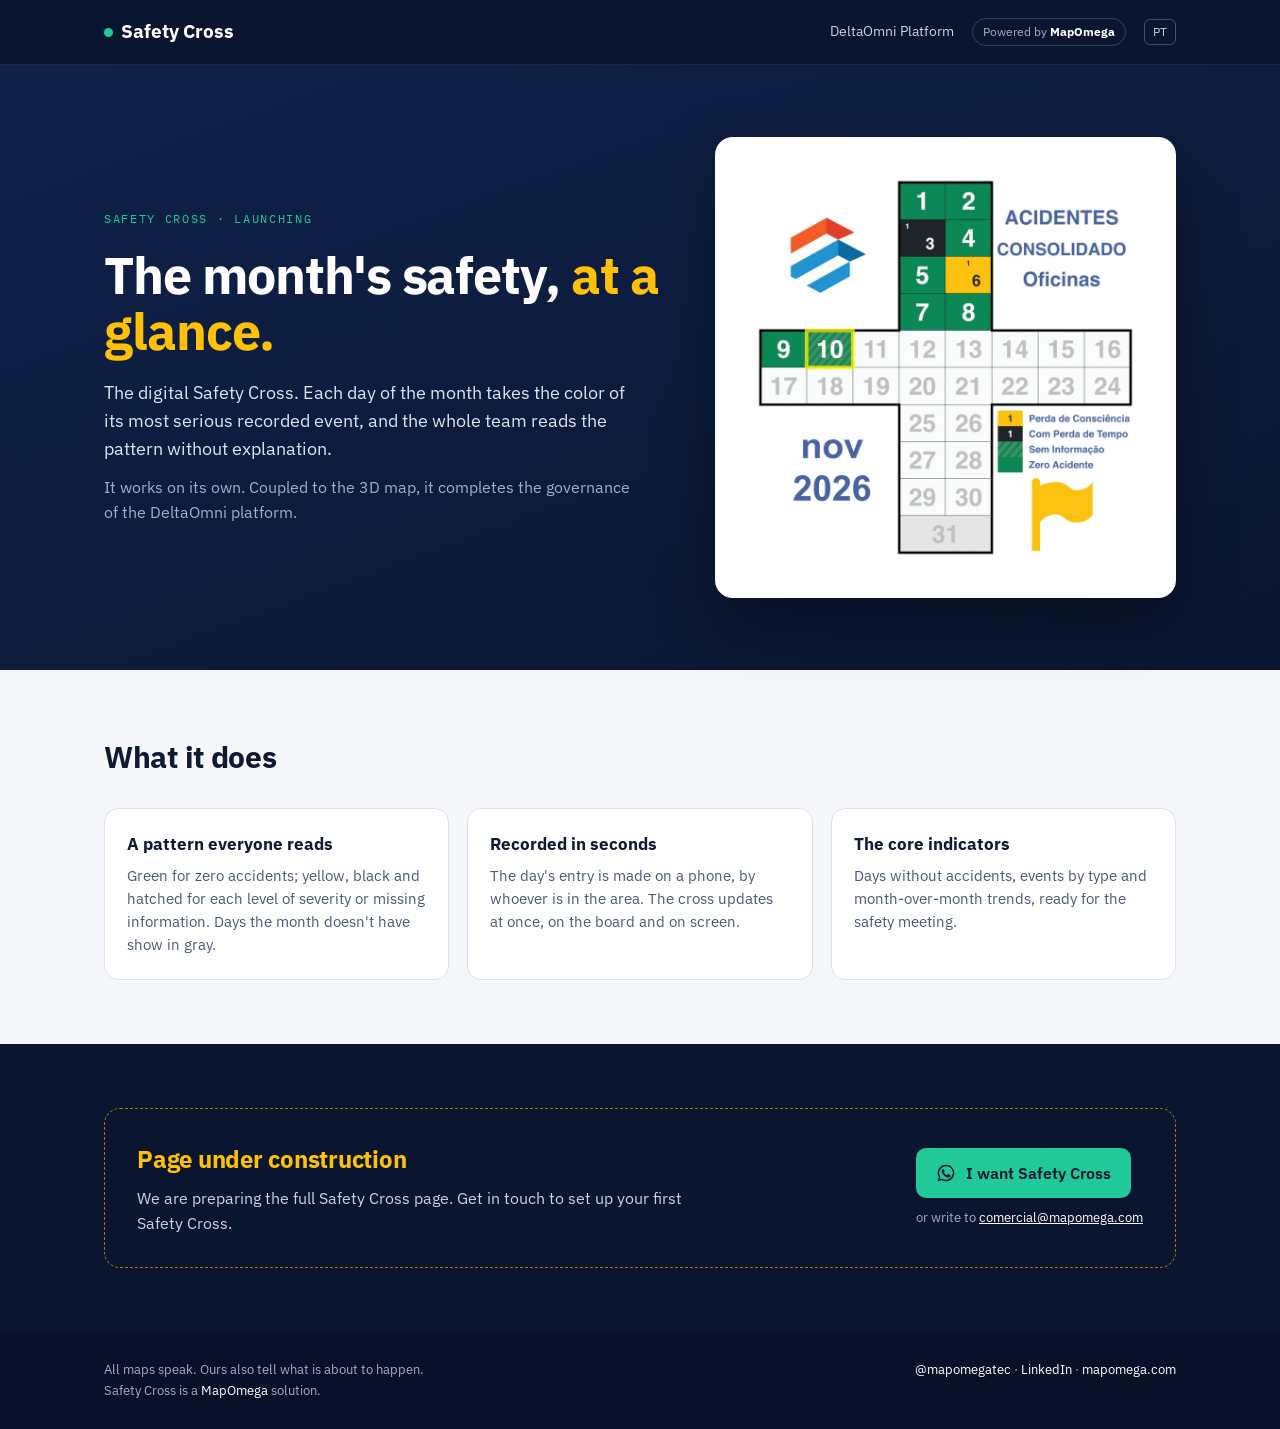
<file: safetycross.html>
<!DOCTYPE html>
<html lang="en">
<head>
    <!-- Google tag (gtag.js) -->
    <script async src="https://www.googletagmanager.com/gtag/js?id=G-E2DVHT4Y0T"></script>
    <script>
                window.dataLayer = window.dataLayer || [];
                function gtag() { dataLayer.push(arguments); }
                gtag('js', new Date());

                gtag('config', 'G-E2DVHT4Y0T');
    </script>
    <meta charset="UTF-8">
    <meta name="viewport" content="width=device-width, initial-scale=1.0">
    <script async src="https://www.googletagmanager.com/gtag/js?id=G-11J9C857FY"></script>
    <script>window.dataLayer=window.dataLayer||[];function gtag(){dataLayer.push(arguments);}gtag('js',new Date());gtag('config','G-11J9C857FY');</script>
    <title>Safety Cross — the month's safety at a glance</title>
    <meta name="description" content="Safety Cross, MapOmega's digital safety cross: each day of the month takes the color of its most serious recorded event. It works on its own and completes the governance of the DeltaOmni platform.">
    <link rel="canonical" href="https://deltaomni.com/safetycross.html">
    <link rel="alternate" hreflang="pt-BR" href="https://deltaomni.com/br/safetycross.html">
    <link rel="alternate" hreflang="en" href="https://deltaomni.com/safetycross.html">
    <meta property="og:type" content="website">
    <meta property="og:title" content="Safety Cross — the month's safety at a glance">
    <meta property="og:description" content="Safety Cross, MapOmega's digital safety cross: each day of the month takes the color of its most serious recorded event. It works on its own and completes the governance of the DeltaOmni platform.">
    <meta property="og:url" content="https://deltaomni.com/safetycross.html">
    <meta property="og:image" content="https://deltaomni.com/assets/safetycross-cruz.webp">
    <link rel="preconnect" href="https://fonts.googleapis.com">
    <link rel="preconnect" href="https://fonts.gstatic.com" crossorigin>
    <link href="https://fonts.googleapis.com/css2?family=IBM+Plex+Mono:wght@400;500&family=IBM+Plex+Sans:wght@400;500;600;700&display=swap" rel="stylesheet">
    <style>
        * {
            box-sizing: border-box;
            margin: 0;
            padding: 0
        }

        body {
            font-family: 'IBM Plex Sans',system-ui,sans-serif;
            color: #0F1B33;
            background: #F5F7FB;
            line-height: 1.55
        }

        a {
            color: inherit
        }

        .wrap {
            max-width: 1120px;
            margin: 0 auto;
            padding: 0 24px
        }

        header.top {
            background: #0A1630;
            color: #fff;
            position: sticky;
            top: 0;
            z-index: 10;
            border-bottom: 1px solid rgba(255,255,255,.08)
        }

            header.top .wrap {
                display: flex;
                align-items: center;
                justify-content: space-between;
                height: 64px;
                gap: 16px
            }

        .brand {
            font-weight: 700;
            font-size: 19px;
            text-decoration: none;
            white-space: nowrap;
            display: flex;
            align-items: center;
            gap: 8px
        }

            .brand i {
                width: 9px;
                height: 9px;
                border-radius: 50%;
                background: #20C997;
                display: inline-block
            }

        nav {
            display: flex;
            align-items: center;
            gap: 18px;
            font-size: 14px
        }

            nav a {
                text-decoration: none;
                color: #C9D3E6
            }

        .powered {
            font-size: 12px;
            color: #9FB0CC;
            border: 1px solid rgba(255,255,255,.18);
            border-radius: 999px;
            padding: 4px 10px;
            white-space: nowrap
        }

            .powered b {
                color: #fff
            }

        .lang {
            border: 1px solid rgba(255,255,255,.25);
            border-radius: 6px;
            padding: 3px 8px;
            font-size: 12px
        }

        .hero {
            background: linear-gradient(160deg,#10224A,#0A1630);
            color: #fff;
            padding: 72px 0
        }

            .hero .wrap {
                display: grid;
                grid-template-columns: 1.1fr .9fr;
                gap: 48px;
                align-items: center
            }

        .kick {
            font-family: 'IBM Plex Mono',monospace;
            font-size: 12px;
            letter-spacing: .14em;
            text-transform: uppercase;
            color: #20C997;
            margin-bottom: 18px
        }

        h1 {
            font-size: clamp(34px,5vw,52px);
            line-height: 1.08;
            letter-spacing: -.02em
        }

            h1 em {
                font-style: normal;
                color: #FFC107
            }

        .hero p {
            margin-top: 20px;
            font-size: 18px;
            color: #DDE4F0;
            max-width: 540px
        }

            .hero p.s2 {
                font-size: 16px;
                color: #9FB0CC;
                margin-top: 12px
            }

        .cross {
            background: #fff;
            border-radius: 18px;
            padding: 18px;
            box-shadow: 0 24px 60px rgba(0,0,0,.35)
        }

            .cross img {
                width: 100%;
                display: block
            }

        section {
            padding: 64px 0
        }

        h2 {
            font-size: 30px;
            letter-spacing: -.01em;
            margin-bottom: 28px
        }

        .grid {
            display: grid;
            grid-template-columns: repeat(3,1fr);
            gap: 18px
        }

        .it {
            background: #fff;
            border: 1px solid #DCE3EE;
            border-radius: 14px;
            padding: 22px
        }

            .it h3 {
                font-size: 17px;
                margin-bottom: 6px
            }

            .it p {
                font-size: 15px;
                color: #4A5873
            }

        .build {
            background: #0A1630;
            color: #fff
        }

            .build .box {
                border: 1px dashed rgba(255,193,7,.6);
                border-radius: 16px;
                padding: 32px;
                display: flex;
                justify-content: space-between;
                align-items: center;
                gap: 24px;
                flex-wrap: wrap
            }

            .build h2 {
                margin-bottom: 8px;
                color: #FFC107;
                font-size: 24px
            }

            .build p {
                color: #C9D3E6;
                max-width: 560px
            }

        .btn {
            display: inline-flex;
            align-items: center;
            gap: 10px;
            background: #20C997;
            color: #0A1630;
            font-weight: 600;
            text-decoration: none;
            border-radius: 10px;
            padding: 13px 20px
        }

            .btn svg {
                width: 20px;
                height: 20px
            }

        .mail {
            display: block;
            margin-top: 10px;
            font-size: 13px;
            color: #9FB0CC
        }

            .mail a {
                color: #fff
            }

        footer {
            background: #081127;
            color: #9FB0CC;
            font-size: 13px;
            padding: 28px 0
        }

            footer .wrap {
                display: flex;
                justify-content: space-between;
                gap: 16px;
                flex-wrap: wrap
            }

            footer a {
                color: #fff;
                text-decoration: none
            }

        @media(max-width:820px) {
            .hero .wrap {
                grid-template-columns: 1fr
            }

            .grid {
                grid-template-columns: 1fr
            }

            .hide-sm {
                display: none
            }
        }
    </style>
</head>
<body>
<header class="top"><div class="wrap">
  <a class="brand" href="safetycross.html" aria-label="Safety Cross"><i></i>Safety Cross</a>
  <nav aria-label="Principal">
    <a class="hide-sm" href="/">DeltaOmni Platform</a>
    <a class="powered" href="https://mapomega.com/">Powered by <b>MapOmega</b></a>
    <a class="lang" href="https://deltaomni.com/br/safetycross.html" hreflang="pt-BR">PT</a>
  </nav>
</div></header>
<main>
<section class="hero"><div class="wrap">
  <div>
    <div class="kick">Safety Cross · Launching</div>
    <h1>The month's safety, <em>at a glance.</em></h1>
    <p>The digital Safety Cross. Each day of the month takes the color of its most serious recorded event, and the whole team reads the pattern without explanation.</p>
    <p class="s2">It works on its own. Coupled to the 3D map, it completes the governance of the DeltaOmni platform.</p>
  </div>
  <div class="cross"><img src="assets/safetycross-cruz.webp" alt="Safety Cross: accidents of the month, day by day"></div>
</div></section>
<section><div class="wrap">
  <h2>What it does</h2>
  <div class="grid"><div class="it"><h3>A pattern everyone reads</h3><p>Green for zero accidents; yellow, black and hatched for each level of severity or missing information. Days the month doesn't have show in gray.</p></div><div class="it"><h3>Recorded in seconds</h3><p>The day's entry is made on a phone, by whoever is in the area. The cross updates at once, on the board and on screen.</p></div><div class="it"><h3>The core indicators</h3><p>Days without accidents, events by type and month-over-month trends, ready for the safety meeting.</p></div></div>
</div></section>
<section class="build"><div class="wrap"><div class="box">
  <div><h2>Page under construction</h2><p>We are preparing the full Safety Cross page. Get in touch to set up your first Safety Cross.</p></div>
  <div><a class="btn" href="https://wa.me/5521996485172?text=Hi%21%20I%20would%20like%20to%20know%20more%20about%20Safety%20Cross." target="_blank" rel="noopener"><svg viewBox="0 0 24 24" fill="currentColor" aria-hidden="true"><path d="M12 2a10 10 0 0 0-8.6 15.1L2 22l5-1.3A10 10 0 1 0 12 2zm0 18.2a8.2 8.2 0 0 1-4.2-1.2l-.3-.2-3 .8.8-2.9-.2-.3A8.2 8.2 0 1 1 12 20.2zm4.5-6.1c-.2-.1-1.5-.7-1.7-.8s-.4-.1-.6.1-.7.8-.8 1-.3.2-.5.1a6.7 6.7 0 0 1-3.3-2.9c-.3-.4.3-.4.7-1.4.1-.2 0-.3 0-.4l-.8-1.8c-.2-.5-.4-.4-.6-.4h-.5a1 1 0 0 0-.7.3 3 3 0 0 0-.9 2.2 5.2 5.2 0 0 0 1.1 2.7 11.8 11.8 0 0 0 4.5 4c1.7.7 2.3.8 3.1.6a2.7 2.7 0 0 0 1.8-1.2 2.2 2.2 0 0 0 .1-1.2c0-.1-.2-.2-.5-.3z"/></svg><span>I want Safety Cross</span></a>
  <span class="mail">or write to <a href="mailto:comercial@mapomega.com">comercial@mapomega.com</a></span></div>
</div></div></section>
</main>
<footer><div class="wrap">
  <span>All maps speak. Ours also tell what is about to happen.<br>Safety Cross is a <a href="https://mapomega.com/">MapOmega</a> solution.</span>
  <span><a href="https://www.instagram.com/mapomegatec/">@mapomegatec</a> · <a href="https://www.linkedin.com/company/mapomegainc/">LinkedIn</a> · <a href="https://mapomega.com/">mapomega.com</a></span>
</div></footer>
</body>
</html>
</file>
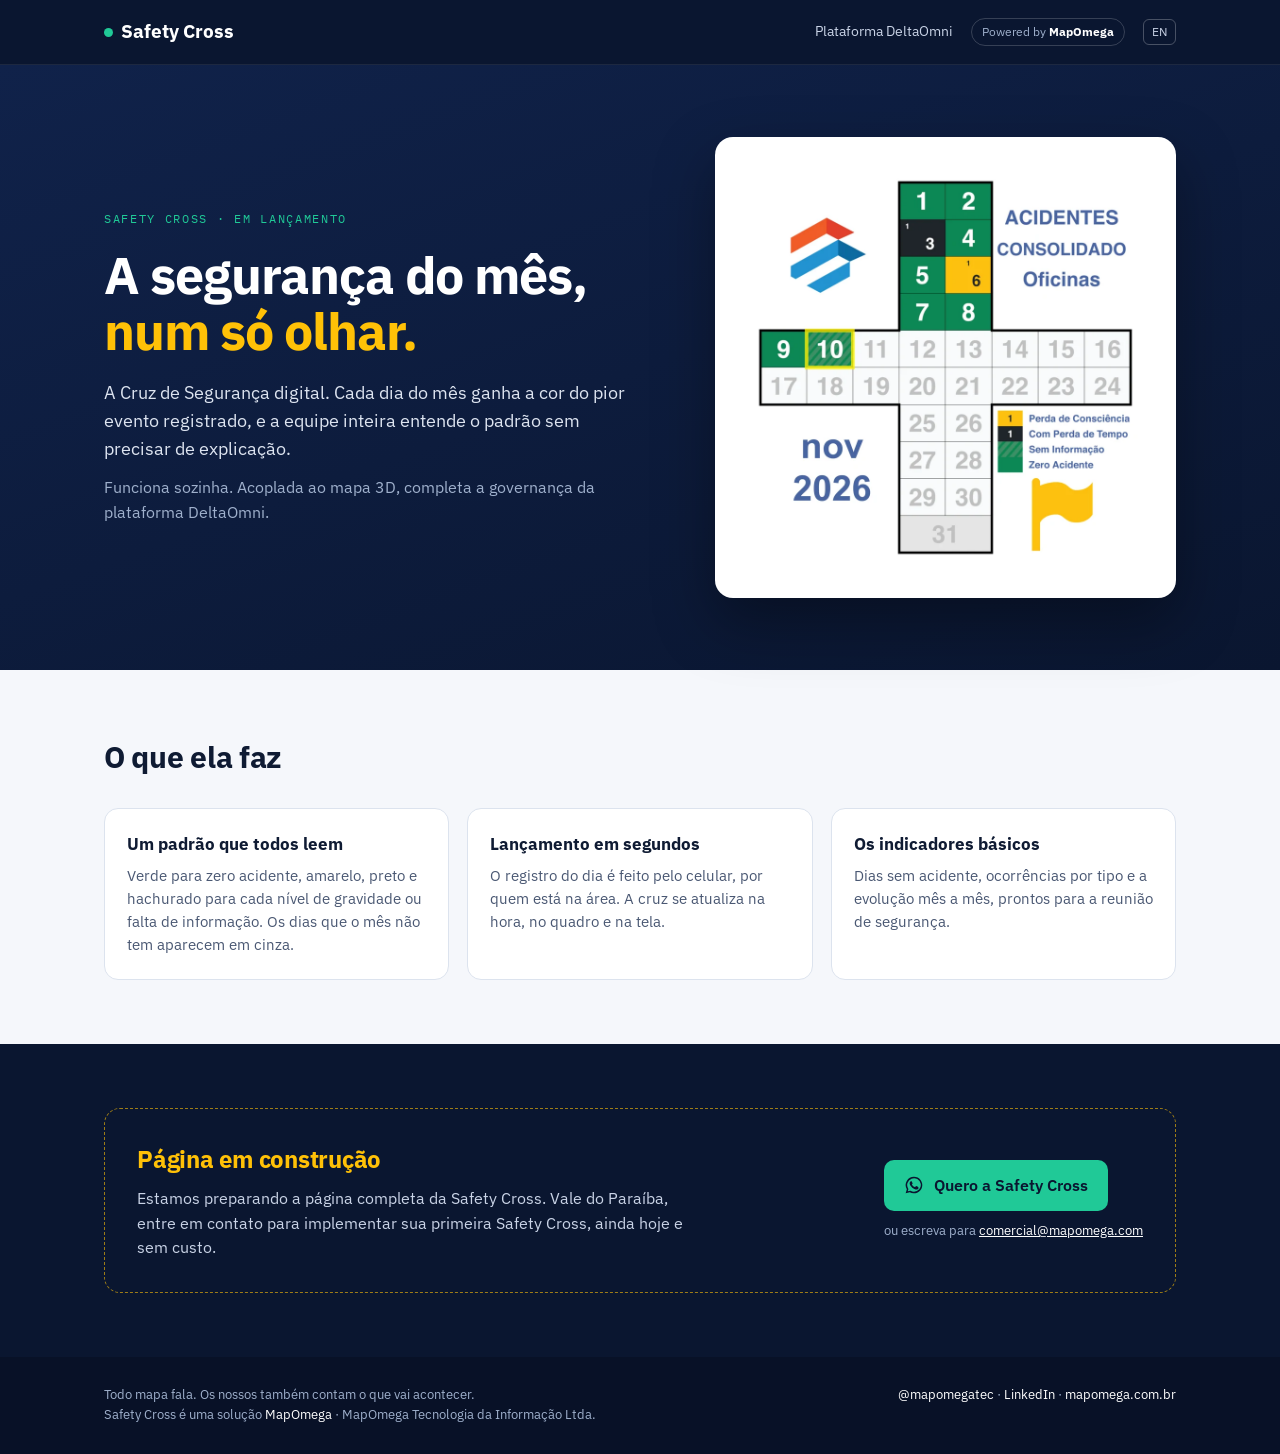
<file: br/safetycross.html>
<!DOCTYPE html>
<html lang="pt-BR">
<head>
    <!-- Google tag (gtag.js) -->
    <script async src="https://www.googletagmanager.com/gtag/js?id=G-E2DVHT4Y0T"></script>
    <script>
                window.dataLayer = window.dataLayer || [];
                function gtag() { dataLayer.push(arguments); }
                gtag('js', new Date());

                gtag('config', 'G-E2DVHT4Y0T');
    </script>
    <meta charset="UTF-8">
    <meta name="viewport" content="width=device-width, initial-scale=1.0">
    <script async src="https://www.googletagmanager.com/gtag/js?id=G-11J9C857FY"></script>
    <script>window.dataLayer=window.dataLayer||[];function gtag(){dataLayer.push(arguments);}gtag('js',new Date());gtag('config','G-11J9C857FY');</script>
    <title>Safety Cross — a segurança do mês num só olhar</title>
    <meta name="description" content="Safety Cross, a Cruz de Segurança digital da MapOmega: cada dia do mês ganha a cor do pior evento registrado. Funciona sozinha e completa a governança da plataforma DeltaOmni.">
    <link rel="canonical" href="https://deltaomni.com/br/safetycross.html">
    <link rel="alternate" hreflang="pt-BR" href="https://deltaomni.com/br/safetycross.html">
    <link rel="alternate" hreflang="en" href="https://deltaomni.com/safetycross.html">
    <meta property="og:type" content="website">
    <meta property="og:title" content="Safety Cross — a segurança do mês num só olhar">
    <meta property="og:description" content="Safety Cross, a Cruz de Segurança digital da MapOmega: cada dia do mês ganha a cor do pior evento registrado. Funciona sozinha e completa a governança da plataforma DeltaOmni.">
    <meta property="og:url" content="https://deltaomni.com/br/safetycross.html">
    <meta property="og:image" content="https://deltaomni.com/assets/safetycross-cruz.webp">
    <link rel="preconnect" href="https://fonts.googleapis.com">
    <link rel="preconnect" href="https://fonts.gstatic.com" crossorigin>
    <link href="https://fonts.googleapis.com/css2?family=IBM+Plex+Mono:wght@400;500&family=IBM+Plex+Sans:wght@400;500;600;700&display=swap" rel="stylesheet">
    <style>
        * {
            box-sizing: border-box;
            margin: 0;
            padding: 0
        }

        body {
            font-family: 'IBM Plex Sans',system-ui,sans-serif;
            color: #0F1B33;
            background: #F5F7FB;
            line-height: 1.55
        }

        a {
            color: inherit
        }

        .wrap {
            max-width: 1120px;
            margin: 0 auto;
            padding: 0 24px
        }

        header.top {
            background: #0A1630;
            color: #fff;
            position: sticky;
            top: 0;
            z-index: 10;
            border-bottom: 1px solid rgba(255,255,255,.08)
        }

            header.top .wrap {
                display: flex;
                align-items: center;
                justify-content: space-between;
                height: 64px;
                gap: 16px
            }

        .brand {
            font-weight: 700;
            font-size: 19px;
            text-decoration: none;
            white-space: nowrap;
            display: flex;
            align-items: center;
            gap: 8px
        }

            .brand i {
                width: 9px;
                height: 9px;
                border-radius: 50%;
                background: #20C997;
                display: inline-block
            }

        nav {
            display: flex;
            align-items: center;
            gap: 18px;
            font-size: 14px
        }

            nav a {
                text-decoration: none;
                color: #C9D3E6
            }

        .powered {
            font-size: 12px;
            color: #9FB0CC;
            border: 1px solid rgba(255,255,255,.18);
            border-radius: 999px;
            padding: 4px 10px;
            white-space: nowrap
        }

            .powered b {
                color: #fff
            }

        .lang {
            border: 1px solid rgba(255,255,255,.25);
            border-radius: 6px;
            padding: 3px 8px;
            font-size: 12px
        }

        .hero {
            background: linear-gradient(160deg,#10224A,#0A1630);
            color: #fff;
            padding: 72px 0
        }

            .hero .wrap {
                display: grid;
                grid-template-columns: 1.1fr .9fr;
                gap: 48px;
                align-items: center
            }

        .kick {
            font-family: 'IBM Plex Mono',monospace;
            font-size: 12px;
            letter-spacing: .14em;
            text-transform: uppercase;
            color: #20C997;
            margin-bottom: 18px
        }

        h1 {
            font-size: clamp(34px,5vw,52px);
            line-height: 1.08;
            letter-spacing: -.02em
        }

            h1 em {
                font-style: normal;
                color: #FFC107
            }

        .hero p {
            margin-top: 20px;
            font-size: 18px;
            color: #DDE4F0;
            max-width: 540px
        }

            .hero p.s2 {
                font-size: 16px;
                color: #9FB0CC;
                margin-top: 12px
            }

        .cross {
            background: #fff;
            border-radius: 18px;
            padding: 18px;
            box-shadow: 0 24px 60px rgba(0,0,0,.35)
        }

            .cross img {
                width: 100%;
                display: block
            }

        section {
            padding: 64px 0
        }

        h2 {
            font-size: 30px;
            letter-spacing: -.01em;
            margin-bottom: 28px
        }

        .grid {
            display: grid;
            grid-template-columns: repeat(3,1fr);
            gap: 18px
        }

        .it {
            background: #fff;
            border: 1px solid #DCE3EE;
            border-radius: 14px;
            padding: 22px
        }

            .it h3 {
                font-size: 17px;
                margin-bottom: 6px
            }

            .it p {
                font-size: 15px;
                color: #4A5873
            }

        .build {
            background: #0A1630;
            color: #fff
        }

            .build .box {
                border: 1px dashed rgba(255,193,7,.6);
                border-radius: 16px;
                padding: 32px;
                display: flex;
                justify-content: space-between;
                align-items: center;
                gap: 24px;
                flex-wrap: wrap
            }

            .build h2 {
                margin-bottom: 8px;
                color: #FFC107;
                font-size: 24px
            }

            .build p {
                color: #C9D3E6;
                max-width: 560px
            }

        .btn {
            display: inline-flex;
            align-items: center;
            gap: 10px;
            background: #20C997;
            color: #0A1630;
            font-weight: 600;
            text-decoration: none;
            border-radius: 10px;
            padding: 13px 20px
        }

            .btn svg {
                width: 20px;
                height: 20px
            }

        .mail {
            display: block;
            margin-top: 10px;
            font-size: 13px;
            color: #9FB0CC
        }

            .mail a {
                color: #fff
            }

        footer {
            background: #081127;
            color: #9FB0CC;
            font-size: 13px;
            padding: 28px 0
        }

            footer .wrap {
                display: flex;
                justify-content: space-between;
                gap: 16px;
                flex-wrap: wrap
            }

            footer a {
                color: #fff;
                text-decoration: none
            }

        @media(max-width:820px) {
            .hero .wrap {
                grid-template-columns: 1fr
            }

            .grid {
                grid-template-columns: 1fr
            }

            .hide-sm {
                display: none
            }
        }
    </style>
</head>
<body>
<header class="top"><div class="wrap">
  <a class="brand" href="safetycross.html" aria-label="Safety Cross"><i></i>Safety Cross</a>
  <nav aria-label="Principal">
    <a class="hide-sm" href="/br/">Plataforma DeltaOmni</a>
    <a class="powered" href="https://mapomega.com.br/">Powered by <b>MapOmega</b></a>
    <a class="lang" href="https://deltaomni.com/safetycross.html" hreflang="en">EN</a>
  </nav>
</div></header>
<main>
<section class="hero"><div class="wrap">
  <div>
    <div class="kick">Safety Cross · Em lançamento</div>
    <h1>A segurança do mês, <em>num só olhar.</em></h1>
    <p>A Cruz de Segurança digital. Cada dia do mês ganha a cor do pior evento registrado, e a equipe inteira entende o padrão sem precisar de explicação.</p>
    <p class="s2">Funciona sozinha. Acoplada ao mapa 3D, completa a governança da plataforma DeltaOmni.</p>
  </div>
  <div class="cross"><img src="../assets/safetycross-cruz.webp" alt="Cruz de Segurança: acidentes do mês, dia a dia"></div>
</div></section>
<section><div class="wrap">
  <h2>O que ela faz</h2>
  <div class="grid"><div class="it"><h3>Um padrão que todos leem</h3><p>Verde para zero acidente, amarelo, preto e hachurado para cada nível de gravidade ou falta de informação. Os dias que o mês não tem aparecem em cinza.</p></div><div class="it"><h3>Lançamento em segundos</h3><p>O registro do dia é feito pelo celular, por quem está na área. A cruz se atualiza na hora, no quadro e na tela.</p></div><div class="it"><h3>Os indicadores básicos</h3><p>Dias sem acidente, ocorrências por tipo e a evolução mês a mês, prontos para a reunião de segurança.</p></div></div>
</div></section>
<section class="build"><div class="wrap"><div class="box">
  <div><h2>Página em construção</h2><p>Estamos preparando a página completa da Safety Cross. Vale do Paraíba, entre em contato para implementar sua primeira Safety Cross, ainda hoje e sem custo.</p></div>
  <div><a class="btn" href="https://wa.me/5521996485172?text=Ol%C3%A1%21%20Quero%20saber%20mais%20sobre%20a%20Safety%20Cross." target="_blank" rel="noopener"><svg viewBox="0 0 24 24" fill="currentColor" aria-hidden="true"><path d="M12 2a10 10 0 0 0-8.6 15.1L2 22l5-1.3A10 10 0 1 0 12 2zm0 18.2a8.2 8.2 0 0 1-4.2-1.2l-.3-.2-3 .8.8-2.9-.2-.3A8.2 8.2 0 1 1 12 20.2zm4.5-6.1c-.2-.1-1.5-.7-1.7-.8s-.4-.1-.6.1-.7.8-.8 1-.3.2-.5.1a6.7 6.7 0 0 1-3.3-2.9c-.3-.4.3-.4.7-1.4.1-.2 0-.3 0-.4l-.8-1.8c-.2-.5-.4-.4-.6-.4h-.5a1 1 0 0 0-.7.3 3 3 0 0 0-.9 2.2 5.2 5.2 0 0 0 1.1 2.7 11.8 11.8 0 0 0 4.5 4c1.7.7 2.3.8 3.1.6a2.7 2.7 0 0 0 1.8-1.2 2.2 2.2 0 0 0 .1-1.2c0-.1-.2-.2-.5-.3z"/></svg><span>Quero a Safety Cross</span></a>
  <span class="mail">ou escreva para <a href="mailto:comercial@mapomega.com">comercial@mapomega.com</a></span></div>
</div></div></section>
</main>
<footer><div class="wrap">
  <span>Todo mapa fala. Os nossos também contam o que vai acontecer.<br>Safety Cross é uma solução <a href="https://mapomega.com.br/">MapOmega</a> · MapOmega Tecnologia da Informação Ltda.</span>
  <span><a href="https://www.instagram.com/mapomegatec/">@mapomegatec</a> · <a href="https://www.linkedin.com/company/mapomegainc/">LinkedIn</a> · <a href="https://mapomega.com.br/">mapomega.com.br</a></span>
</div></footer>
</body>
</html>
</file>
